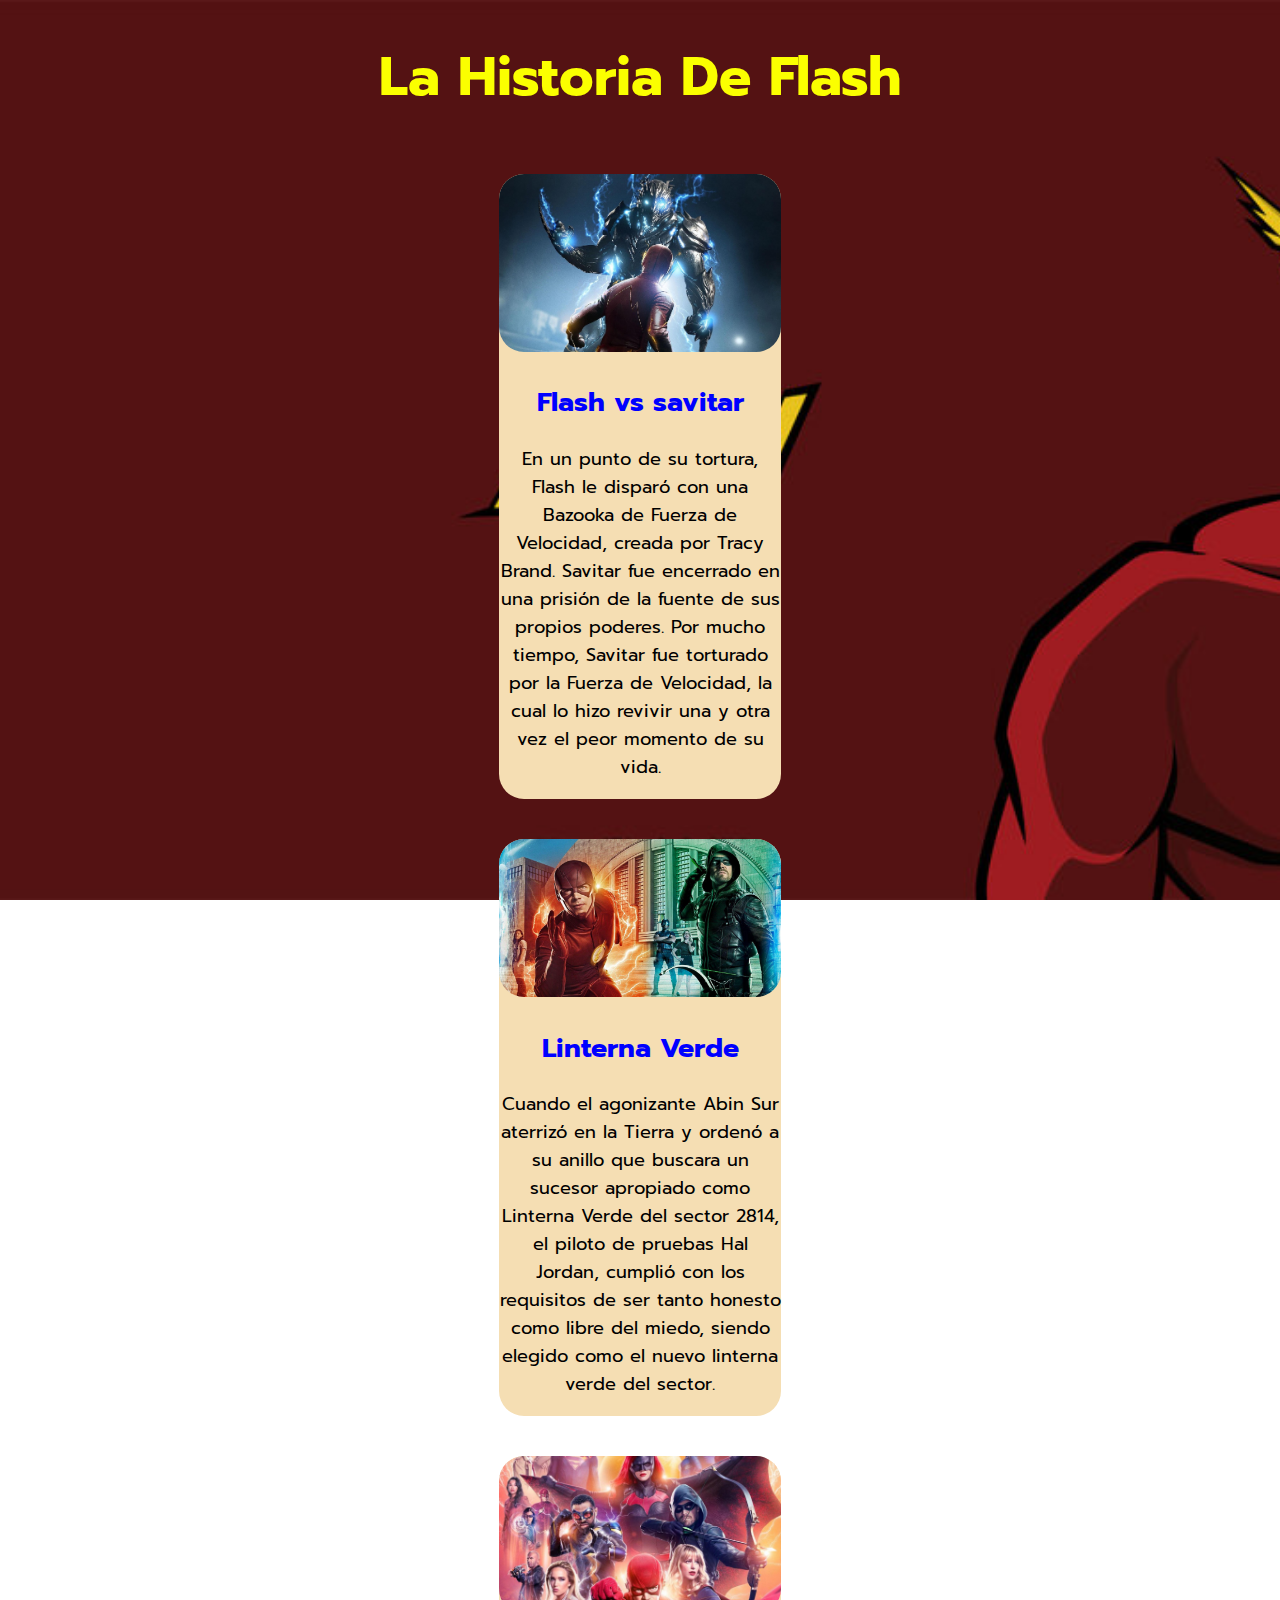
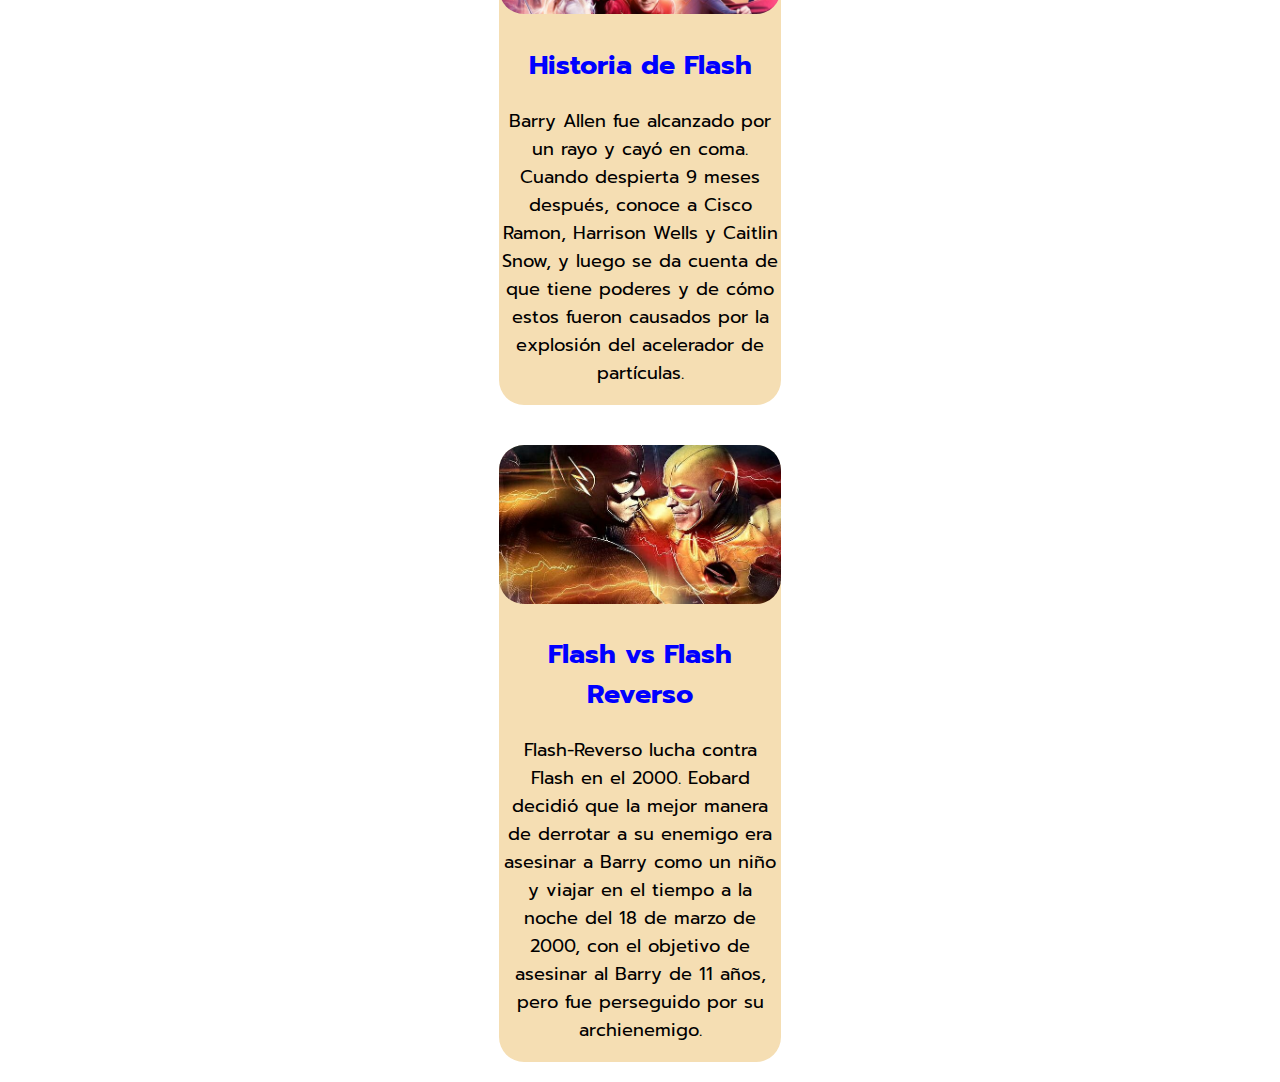
<file: articulo/arti.html>
<!DOCTYPE html>
<html lang="en">
<head>
    <meta charset="UTF-8">
    <meta name="viewport" content="width=device-width, initial-scale=1.0">
    <link rel="stylesheet" href="arti.css">
    <title>Document</title>
</head>
<body>
    <h1 class="tibu">La Historia De Flash</h1>
        <div class="container">
                <div class="section">
                    <article><img src="images/flash-1.jpg" alt=""></article>
                        <div class="contenido-section">
                        <h2 class="versus">Flash vs savitar</h2>
                        <p>En un punto de su tortura, Flash le disparó con una Bazooka  de Fuerza de Velocidad,
                            creada por Tracy Brand. Savitar fue encerrado en una prisión de la fuente de sus propios 
                            poderes. Por mucho tiempo, Savitar fue torturado por la Fuerza de Velocidad, la cual lo
                            hizo revivir una y otra vez el peor momento de su vida.</p>
                        </div>
                </div>

                <div class="section">
                    <article><img src="images/flash-2.jpg" alt=""></article>
                        <div class="contenido-section">
                            <h2 class="versus">Linterna Verde</h2>
                            <p>Cuando el agonizante Abin Sur aterrizó en la Tierra y ordenó a su anillo
                            que buscara un sucesor apropiado como Linterna Verde del sector 2814, 
                            el piloto de pruebas Hal Jordan, cumplió con los requisitos de ser tanto 
                            honesto como libre del miedo, siendo elegido como el nuevo linterna verde del sector.</p>
                        </div>
                </div>
                <div class="section">
                    <article><img src="images/flash-3.jpg" alt=""></article>
                        <div class="contenido-section">
                            <h2 class="versus">Historia de Flash</h2>
                            <p>Barry Allen fue alcanzado por un rayo y cayó en coma. Cuando despierta 9 meses después,
                                conoce a Cisco Ramon, Harrison Wells y Caitlin Snow, y luego se da cuenta de que tiene
                                poderes y de cómo estos fueron causados por la explosión del acelerador de partículas.
                            </p>
                        </div>
                </div>

                <div class="section">
                    <article><img src="images/flash-4.jpg" alt=""></article>
                        <div class="contenido-section">
                            <h2 class="versus">Flash vs Flash Reverso</h2>
                            <p>Flash-Reverso lucha contra Flash en el 2000. Eobard decidió que la mejor manera de derrotar 
                                a su enemigo era asesinar a Barry como un niño y viajar en el tiempo a la noche del 18 de
                                marzo de 2000, con el objetivo de asesinar al Barry de 11 años, pero fue perseguido por su archienemigo.</p>
                        </div>
                </div>
        </div>
    
</body>
</html>
</file>
<file: articulo/arti.css>
@import url('https://fonts.googleapis.com/css2?family=Anton&family=Poetsen+One&family=Prompt:ital,wght@0,100;0,200;0,300;0,400;0,500;0,600;0,700;0,800;0,900;1,100;1,200;1,300;1,400;1,500;1,600;1,700;1,800;1,900&display=swap');

body{
    margin: 0;
    padding: 0;
    box-sizing: border-box;
    height: 100vh;
    font-family: "Prompt", sans-serif;
    font-style: normal; 
    background-image: url(images/flash-6.jpg);
    background-repeat: no-repeat;
    background-position: center center;
    background-size: cover;
    background-attachment: fixed;
}

.tibu{
    text-align: center;
    color: rgb(251, 255, 0);
    font-size: 6vh;
}

.versus{
    color: blue;
}

.container{
    display: flex;
    flex-direction: column;
    justify-content: center;
    align-items: center;
    flex-wrap: wrap;
    width: 100%;

}

.section {
    width: 22vw;
    margin: 20px;
    cursor: grab;
    border-radius: 25px;
    background-color: wheat;
    text-align: center;
    font-size: 2vh;
}

.section:hover{
        background-color: rgb(247, 244, 105);
}
.section img {
    width: 100%;
    height: 100%;
    border-radius: 25px;
}



@media (max-width: 480px) {
    .container{
        flex-direction: column;
        justify-content: center;
        align-items: center;
        flex-wrap: wrap;
        width: 100%;
    }
    
    .section{
        width: 92vw;
        margin: 20px;
        cursor: grab;
        border-radius: 6px;
        background-color: wheat;
        text-align: center;
    }    
}
</file>
